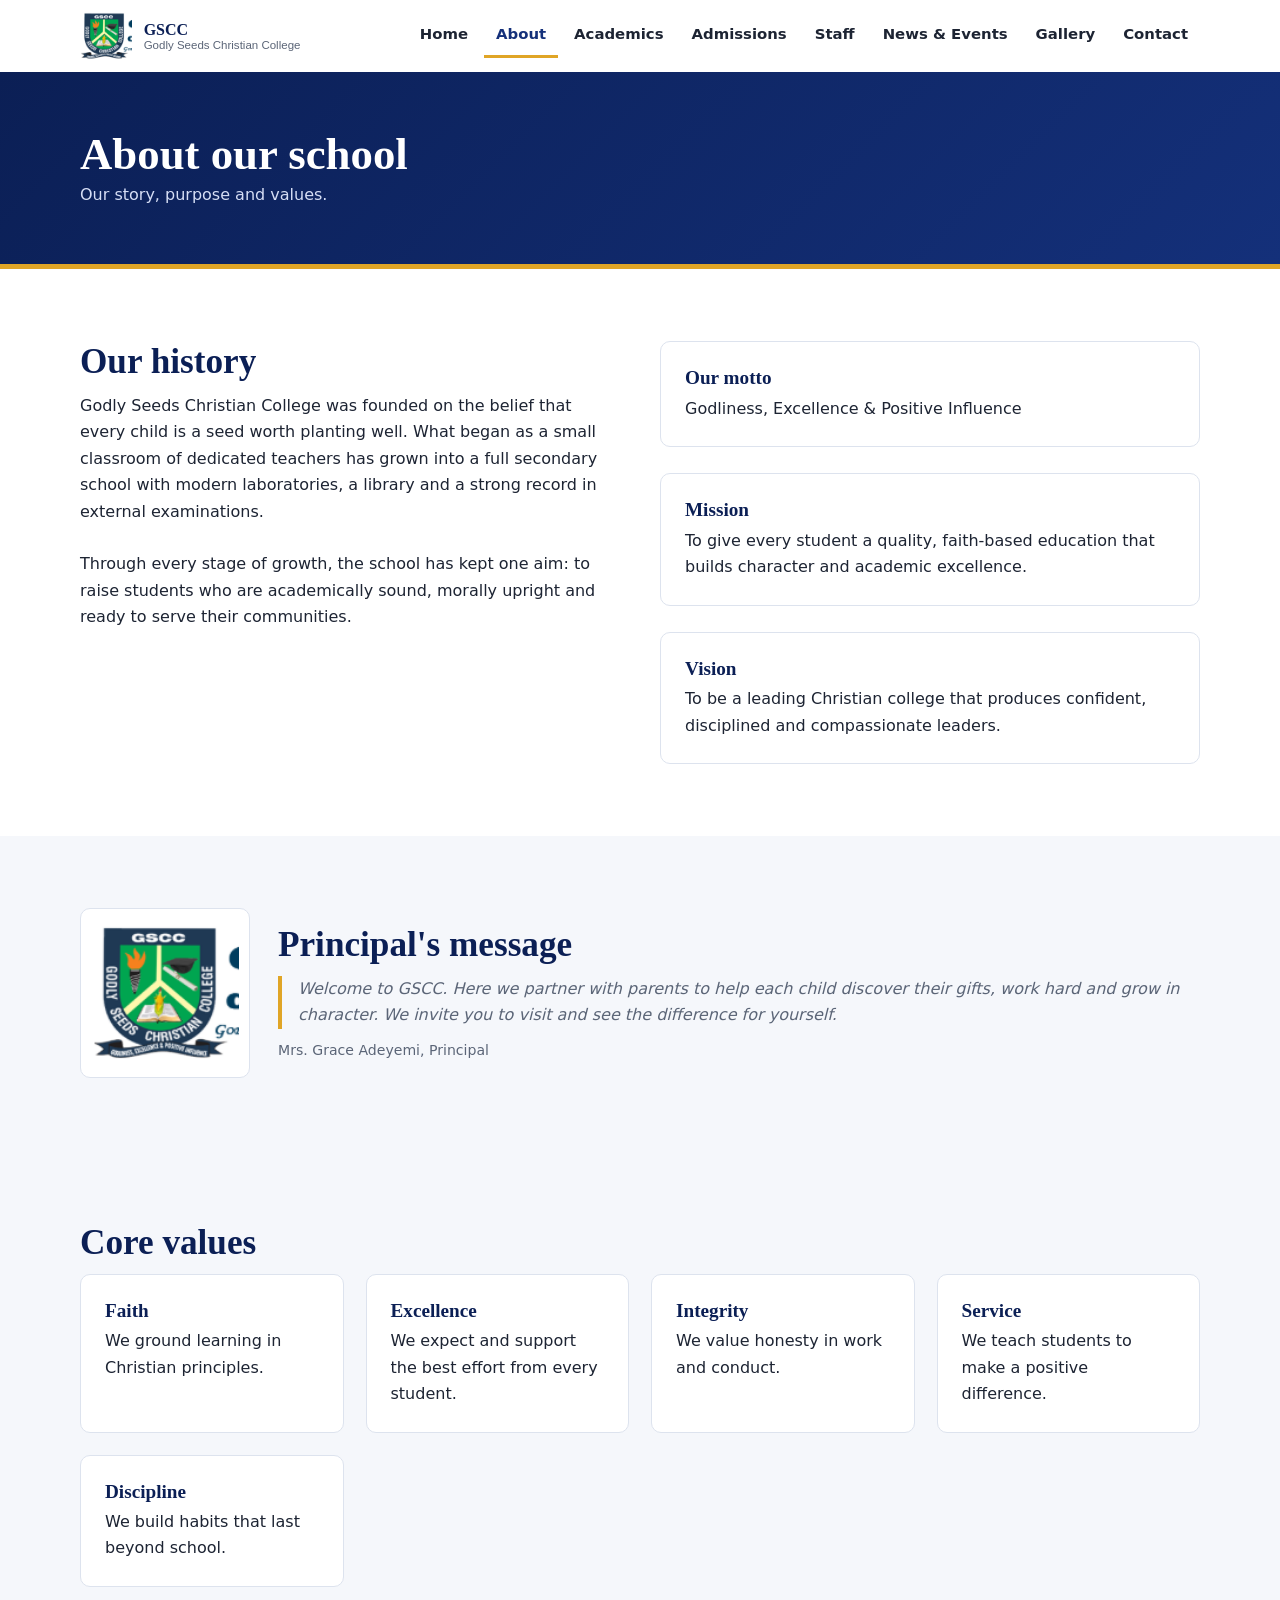
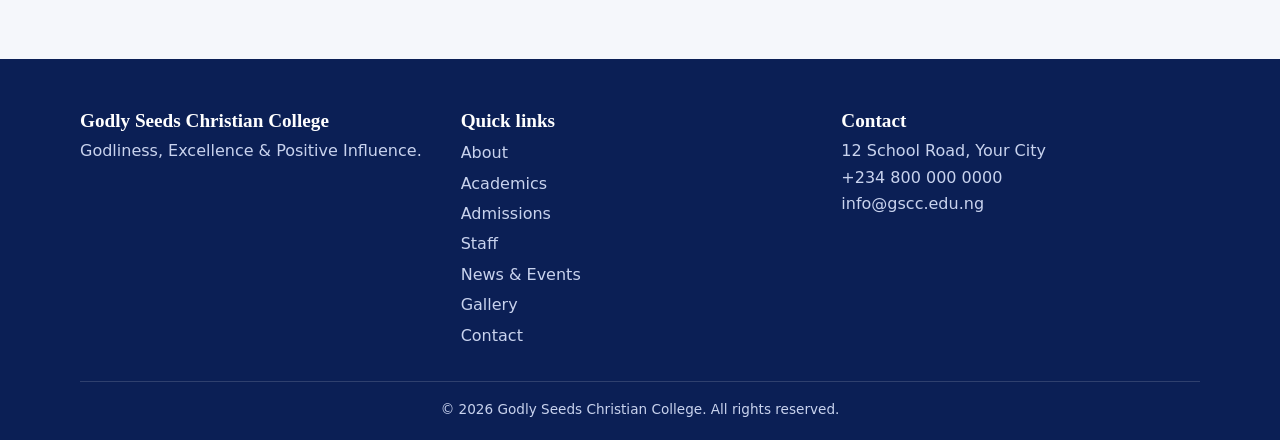
<file: public/about.html>
<!DOCTYPE html><html lang="en"><head><meta charset="UTF-8"><meta name="viewport" content="width=device-width,initial-scale=1">
<title>About | Godly Seeds Christian College</title><meta name="description" content="Godly Seeds Christian College (GSCC): Godliness, Excellence and Positive Influence.">
<link rel="icon" href="assets/logo.png"><link rel="stylesheet" href="css/style.css"></head><body>
<header id="site-header"></header><main><section class="page-hero"><div class="container"><h1>About our school</h1><p>Our story, purpose and values.</p></div></section><section class="section"><div class="container"><div class="split"><div class="reveal"><h2>Our history</h2><p>Godly Seeds Christian College was founded on the belief that every child is a seed worth planting well. What began as a small classroom of dedicated teachers has grown into a full secondary school with modern laboratories, a library and a strong record in external examinations.</p><br><p>Through every stage of growth, the school has kept one aim: to raise students who are academically sound, morally upright and ready to serve their communities.</p></div>
<div class="reveal"><div class="card"><h3>Our motto</h3><p>Godliness, Excellence &amp; Positive Influence</p></div><br><div class="card"><h3>Mission</h3><p>To give every student a quality, faith-based education that builds character and academic excellence.</p></div><br><div class="card"><h3>Vision</h3><p>To be a leading Christian college that produces confident, disciplined and compassionate leaders.</p></div></div></div></div></section><section class="section alt"><div class="container"><div class="principal reveal"><img src="assets/logo.png" alt="GSCC logo" style="object-fit:contain;background:#fff;padding:10px;border:1px solid #dde3ee"><div><h2>Principal's message</h2><blockquote>Welcome to GSCC. Here we partner with parents to help each child discover their gifts, work hard and grow in character. We invite you to visit and see the difference for yourself.</blockquote><p class="meta" style="margin-top:10px">Mrs. Grace Adeyemi, Principal</p></div></div></div></section><section class="section alt"><div class="container"><h2>Core values</h2><div class="grid"><div class="card reveal"><h3>Faith</h3><p>We ground learning in Christian principles.</p></div><div class="card reveal"><h3>Excellence</h3><p>We expect and support the best effort from every student.</p></div><div class="card reveal"><h3>Integrity</h3><p>We value honesty in work and conduct.</p></div><div class="card reveal"><h3>Service</h3><p>We teach students to make a positive difference.</p></div><div class="card reveal"><h3>Discipline</h3><p>We build habits that last beyond school.</p></div></div></div></section></main><footer id="site-footer"></footer><script src="js/data.js"></script><script src="js/main.js"></script></body></html>
</file>
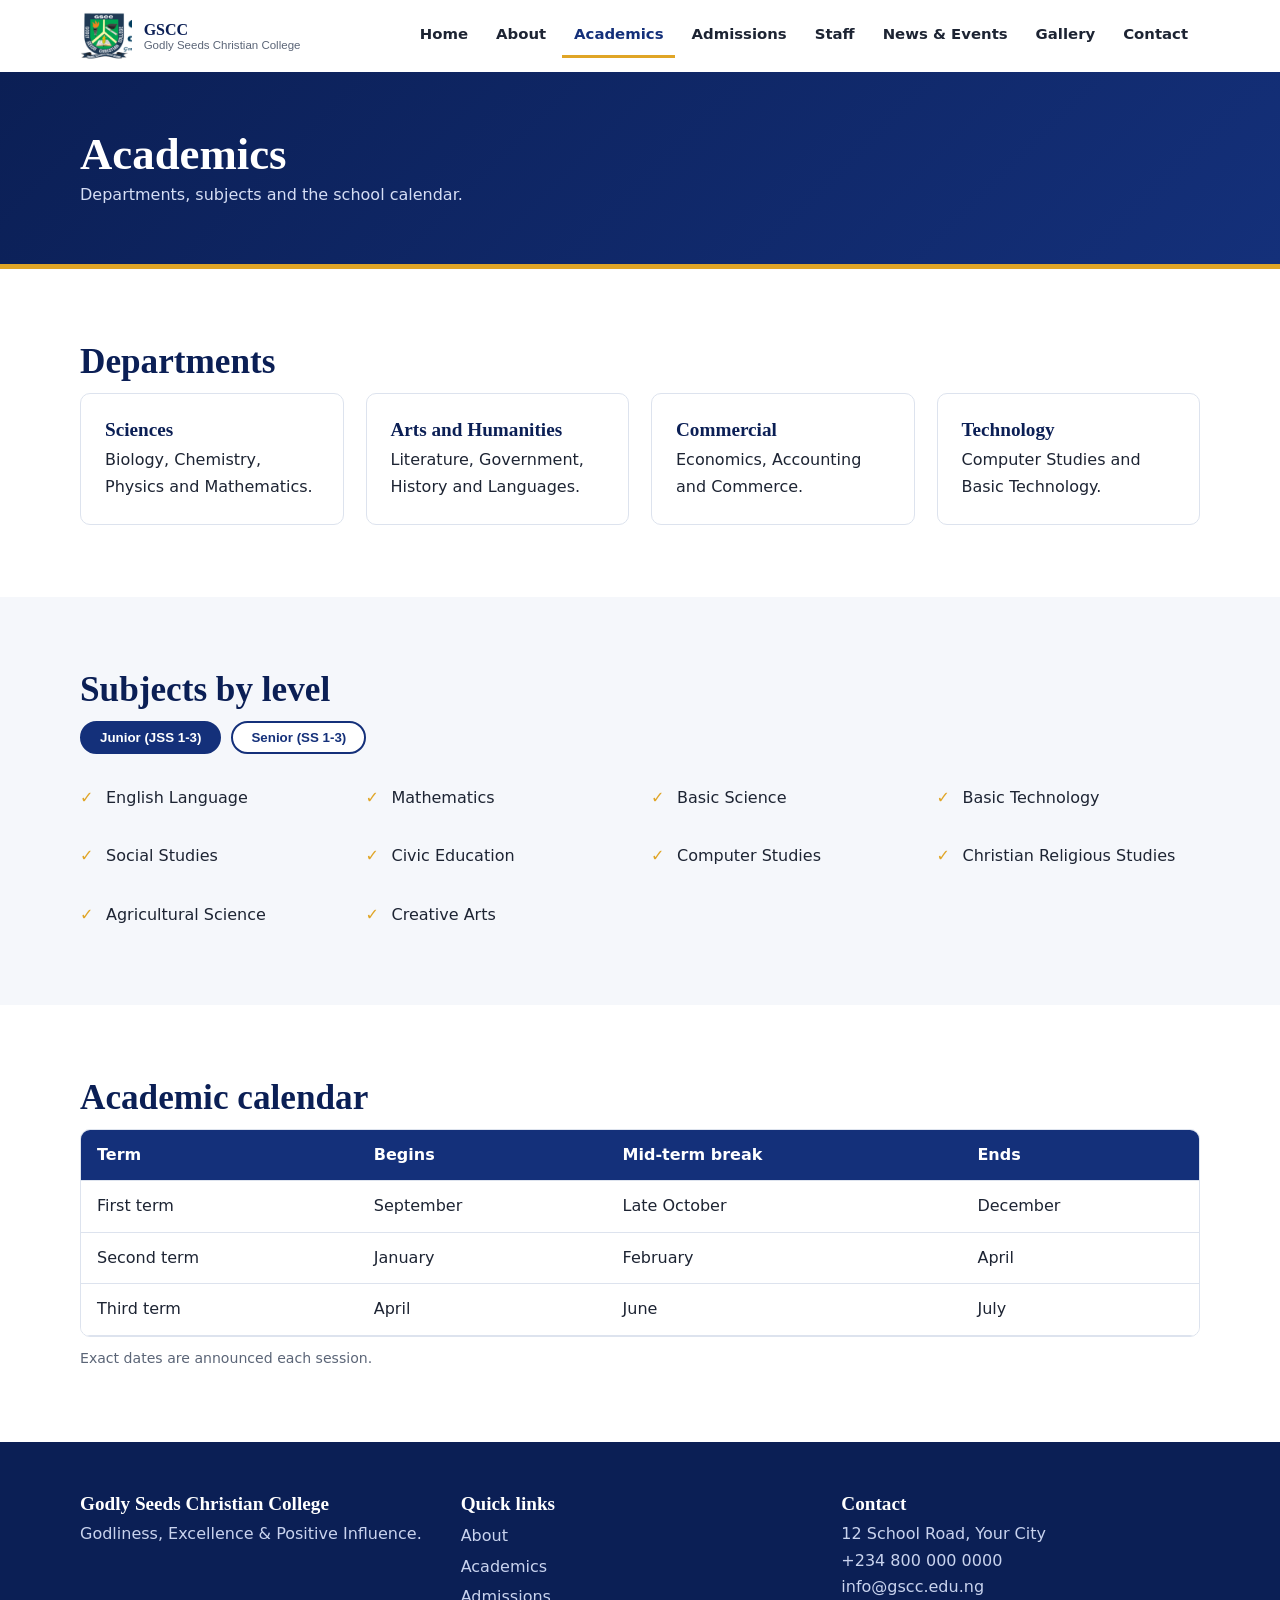
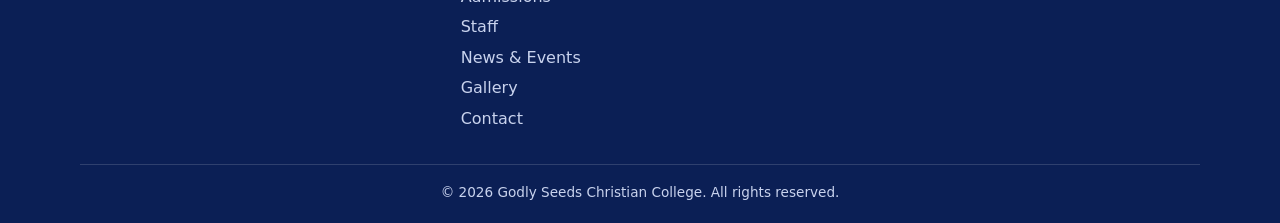
<file: public/academics.html>
<!DOCTYPE html><html lang="en"><head><meta charset="UTF-8"><meta name="viewport" content="width=device-width,initial-scale=1">
<title>Academics | Godly Seeds Christian College</title><meta name="description" content="Godly Seeds Christian College (GSCC): Godliness, Excellence and Positive Influence.">
<link rel="icon" href="assets/logo.png"><link rel="stylesheet" href="css/style.css"></head><body>
<header id="site-header"></header><main><section class="page-hero"><div class="container"><h1>Academics</h1><p>Departments, subjects and the school calendar.</p></div></section><section class="section"><div class="container"><h2>Departments</h2><div class="grid"><div class="card reveal"><h3>Sciences</h3><p>Biology, Chemistry, Physics and Mathematics.</p></div><div class="card reveal"><h3>Arts and Humanities</h3><p>Literature, Government, History and Languages.</p></div><div class="card reveal"><h3>Commercial</h3><p>Economics, Accounting and Commerce.</p></div><div class="card reveal"><h3>Technology</h3><p>Computer Studies and Basic Technology.</p></div></div></div></section><section class="section alt"><div class="container"><h2>Subjects by level</h2><div class="tabs"><button class="on" data-t="jun">Junior (JSS 1-3)</button><button data-t="sen">Senior (SS 1-3)</button></div><div class="lvl" id="jun"><ul class="tick grid"><li>English Language</li><li>Mathematics</li><li>Basic Science</li><li>Basic Technology</li><li>Social Studies</li><li>Civic Education</li><li>Computer Studies</li><li>Christian Religious Studies</li><li>Agricultural Science</li><li>Creative Arts</li></ul></div><div class="lvl hide" id="sen"><ul class="tick grid"><li>English Language</li><li>Mathematics</li><li>Biology</li><li>Chemistry</li><li>Physics</li><li>Literature in English</li><li>Government</li><li>Economics</li><li>Accounting</li><li>Computer Studies</li></ul></div></div></section><section class="section"><div class="container"><h2>Academic calendar</h2><div class="tw"><table><tr><th>Term</th><th>Begins</th><th>Mid-term break</th><th>Ends</th></tr><tr><td>First term</td><td>September</td><td>Late October</td><td>December</td></tr><tr><td>Second term</td><td>January</td><td>February</td><td>April</td></tr><tr><td>Third term</td><td>April</td><td>June</td><td>July</td></tr></table></div><p class="meta" style="margin-top:10px">Exact dates are announced each session.</p></div></section></main><footer id="site-footer"></footer><script src="js/data.js"></script><script src="js/main.js"></script></body></html>
</file>
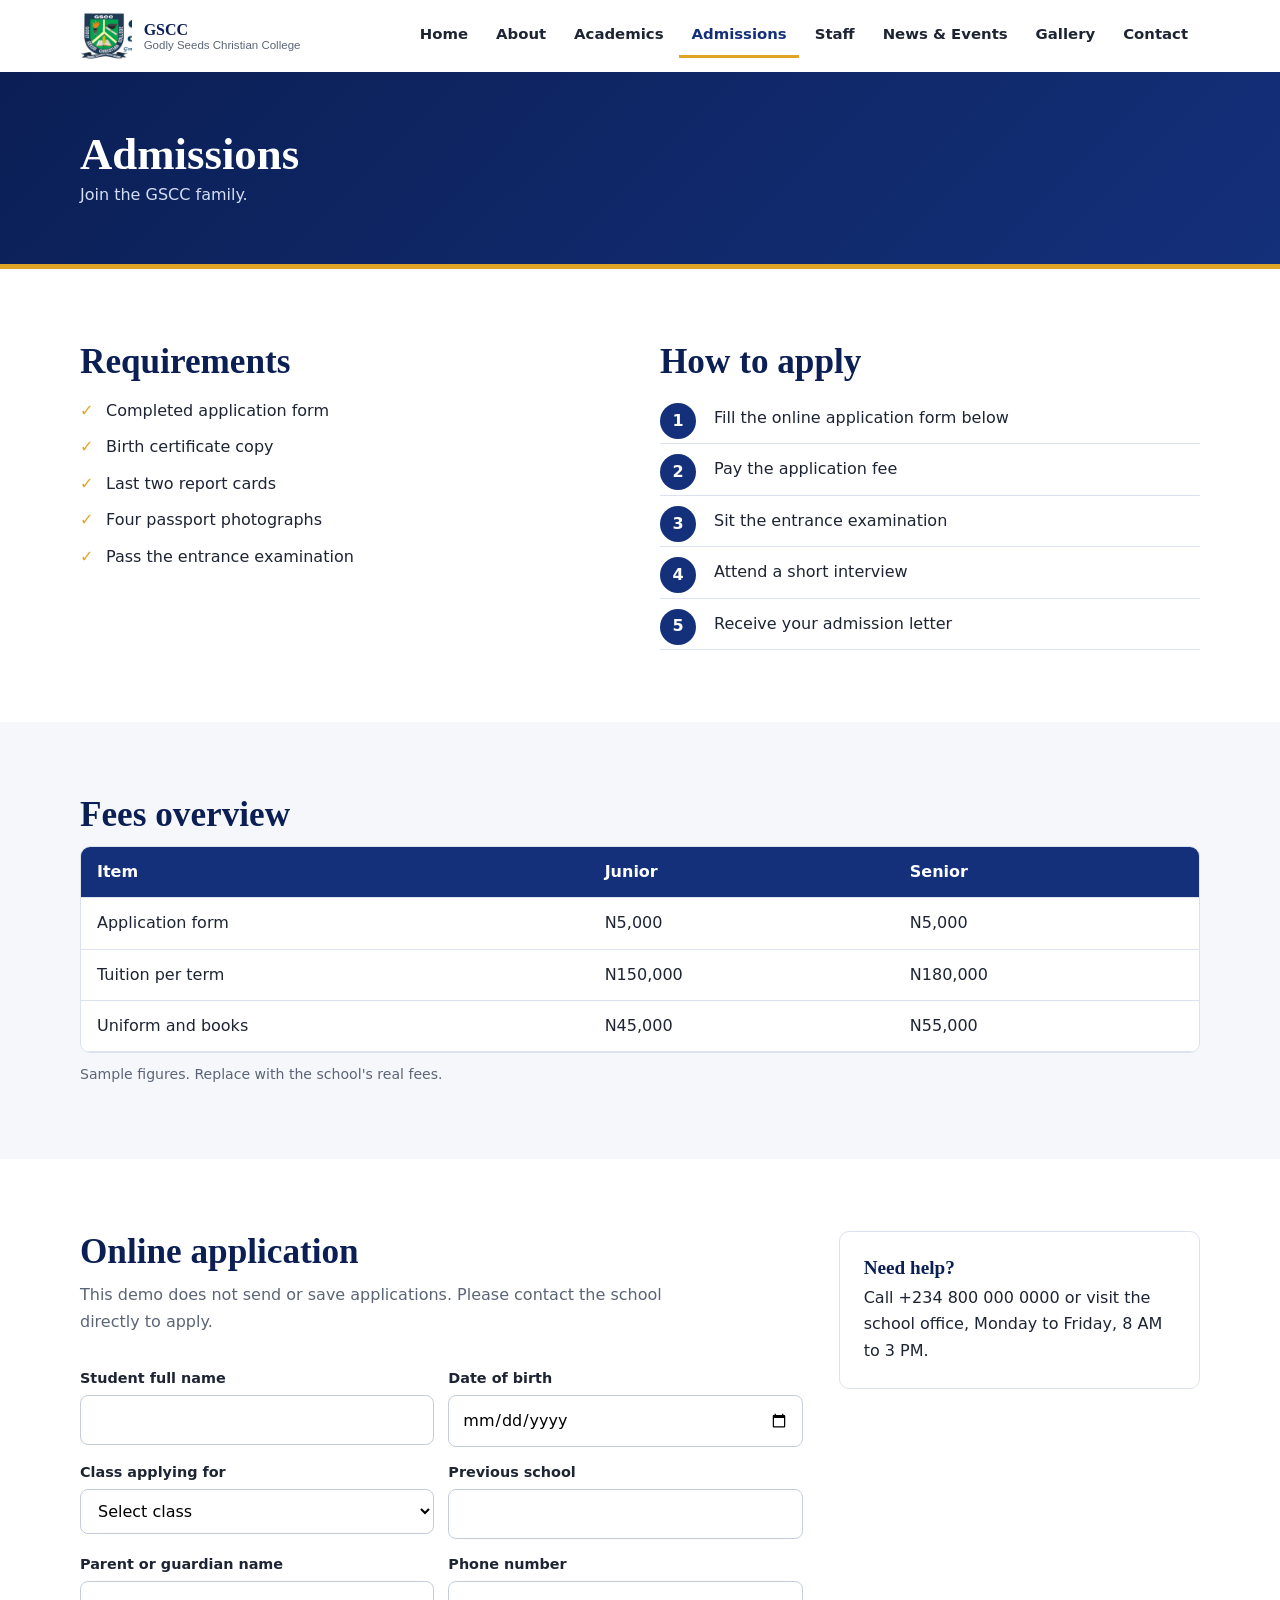
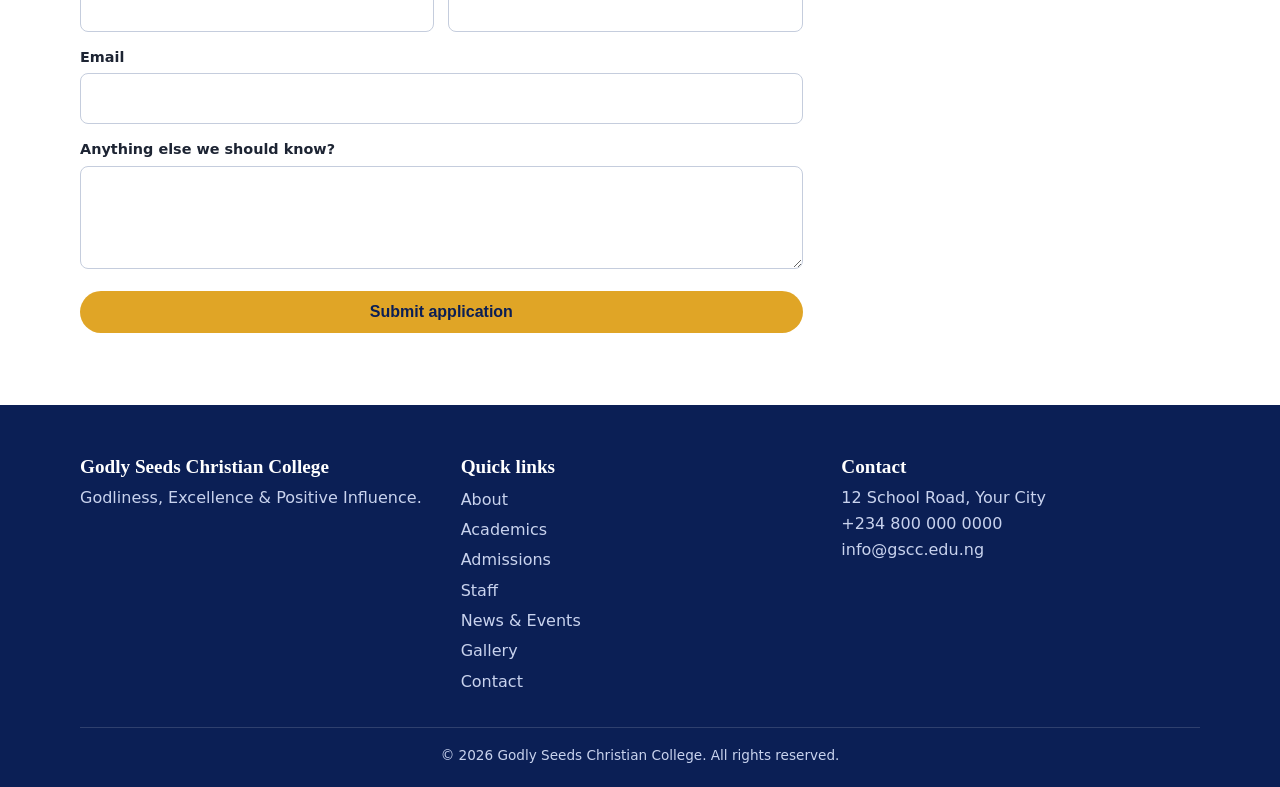
<file: public/admissions.html>
<!DOCTYPE html><html lang="en"><head><meta charset="UTF-8"><meta name="viewport" content="width=device-width,initial-scale=1">
<title>Admissions | Godly Seeds Christian College</title><meta name="description" content="Godly Seeds Christian College (GSCC): Godliness, Excellence and Positive Influence.">
<link rel="icon" href="assets/logo.png"><link rel="stylesheet" href="css/style.css"></head><body>
<header id="site-header"></header><main><section class="page-hero"><div class="container"><h1>Admissions</h1><p>Join the GSCC family.</p></div></section><section class="section"><div class="container"><div class="split"><div class="reveal"><h2>Requirements</h2><ul class="tick"><li>Completed application form</li><li>Birth certificate copy</li><li>Last two report cards</li><li>Four passport photographs</li><li>Pass the entrance examination</li></ul></div><div class="reveal"><h2>How to apply</h2><ol class="steps"><li>Fill the online application form below</li><li>Pay the application fee</li><li>Sit the entrance examination</li><li>Attend a short interview</li><li>Receive your admission letter</li></ol></div></div></div></section><section class="section alt"><div class="container"><h2>Fees overview</h2><div class="tw"><table><tr><th>Item</th><th>Junior</th><th>Senior</th></tr><tr><td>Application form</td><td>N5,000</td><td>N5,000</td></tr><tr><td>Tuition per term</td><td>N150,000</td><td>N180,000</td></tr><tr><td>Uniform and books</td><td>N45,000</td><td>N55,000</td></tr></table></div><p class="meta" style="margin-top:10px">Sample figures. Replace with the school's real fees.</p></div></section><section class="section"><div class="container"><div class="two"><div><h2>Online application</h2><p class="lead">This demo does not send or save applications. Please contact the school directly to apply.</p><form data-api="apply" autocomplete="off"><div class="row"><div><label for="a1">Student full name</label><input id="a1" name="student" required></div><div><label for="a2">Date of birth</label><input id="a2" name="dob" type="date" required></div></div>
<div class="row"><div><label for="a3">Class applying for</label><select id="a3" name="class" required><option value="">Select class</option><option>JSS 1</option><option>JSS 2</option><option>JSS 3</option><option>SS 1</option><option>SS 2</option><option>SS 3</option></select></div><div><label for="a4">Previous school</label><input id="a4" name="previous"></div></div>
<div class="row"><div><label for="a5">Parent or guardian name</label><input id="a5" name="parent" required></div><div><label for="a6">Phone number</label><input id="a6" name="phone" type="tel" required></div></div>
<div><label for="a7">Email</label><input id="a7" name="email" type="email" required></div><div><label for="a8">Anything else we should know?</label><textarea id="a8" name="note" rows="3"></textarea></div>
<button class="btn" type="submit">Submit application</button><div class="msg"></div></form></div><div class="card"><h3>Need help?</h3><p>Call +234 800 000 0000 or visit the school office, Monday to Friday, 8 AM to 3 PM.</p></div></div></div></section></main><footer id="site-footer"></footer><script src="js/data.js"></script><script src="js/main.js"></script></body></html>
</file>
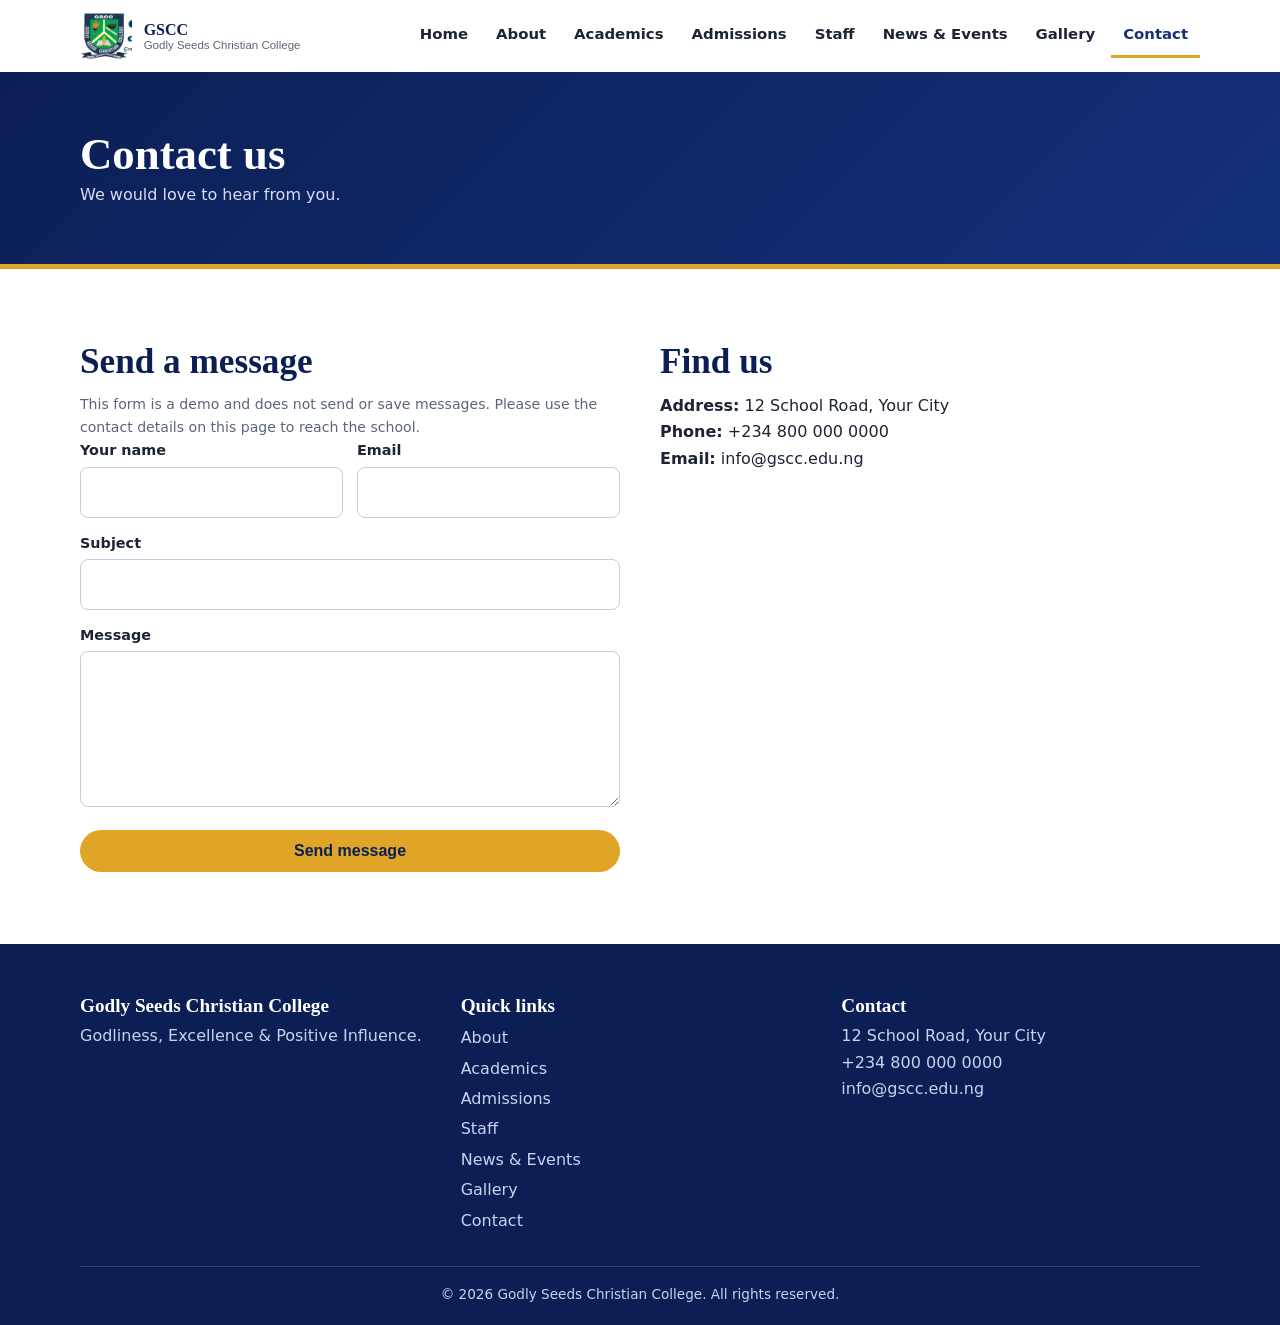
<file: public/contact.html>
<!DOCTYPE html><html lang="en"><head><meta charset="UTF-8"><meta name="viewport" content="width=device-width,initial-scale=1">
<title>Contact | Godly Seeds Christian College</title><meta name="description" content="Godly Seeds Christian College (GSCC): Godliness, Excellence and Positive Influence.">
<link rel="icon" href="assets/logo.png"><link rel="stylesheet" href="css/style.css"></head><body>
<header id="site-header"></header><main><section class="page-hero"><div class="container"><h1>Contact us</h1><p>We would love to hear from you.</p></div></section><section class="section"><div class="container"><div class="split"><div><h2>Send a message</h2><p class="meta">This form is a demo and does not send or save messages. Please use the contact details on this page to reach the school.</p><form data-api="contact" autocomplete="off"><div class="row"><div><label for="c1">Your name</label><input id="c1" name="name" required></div><div><label for="c2">Email</label><input id="c2" name="email" type="email" required></div></div><div><label for="c3">Subject</label><input id="c3" name="subject" required></div><div><label for="c4">Message</label><textarea id="c4" name="message" rows="5" required></textarea></div><button class="btn" type="submit">Send message</button><div class="msg"></div></form></div><div><h2>Find us</h2><p><strong>Address:</strong> 12 School Road, Your City</p><p><strong>Phone:</strong> +234 800 000 0000</p><p><strong>Email:</strong> info@gscc.edu.ng</p><br><div class="map"><iframe title="Map" loading="lazy" src="https://www.google.com/maps?q=Godly+Seeds+Christian+College&output=embed"></iframe></div></div></div></div></section></main><footer id="site-footer"></footer><script src="js/data.js"></script><script src="js/main.js"></script></body></html>
</file>
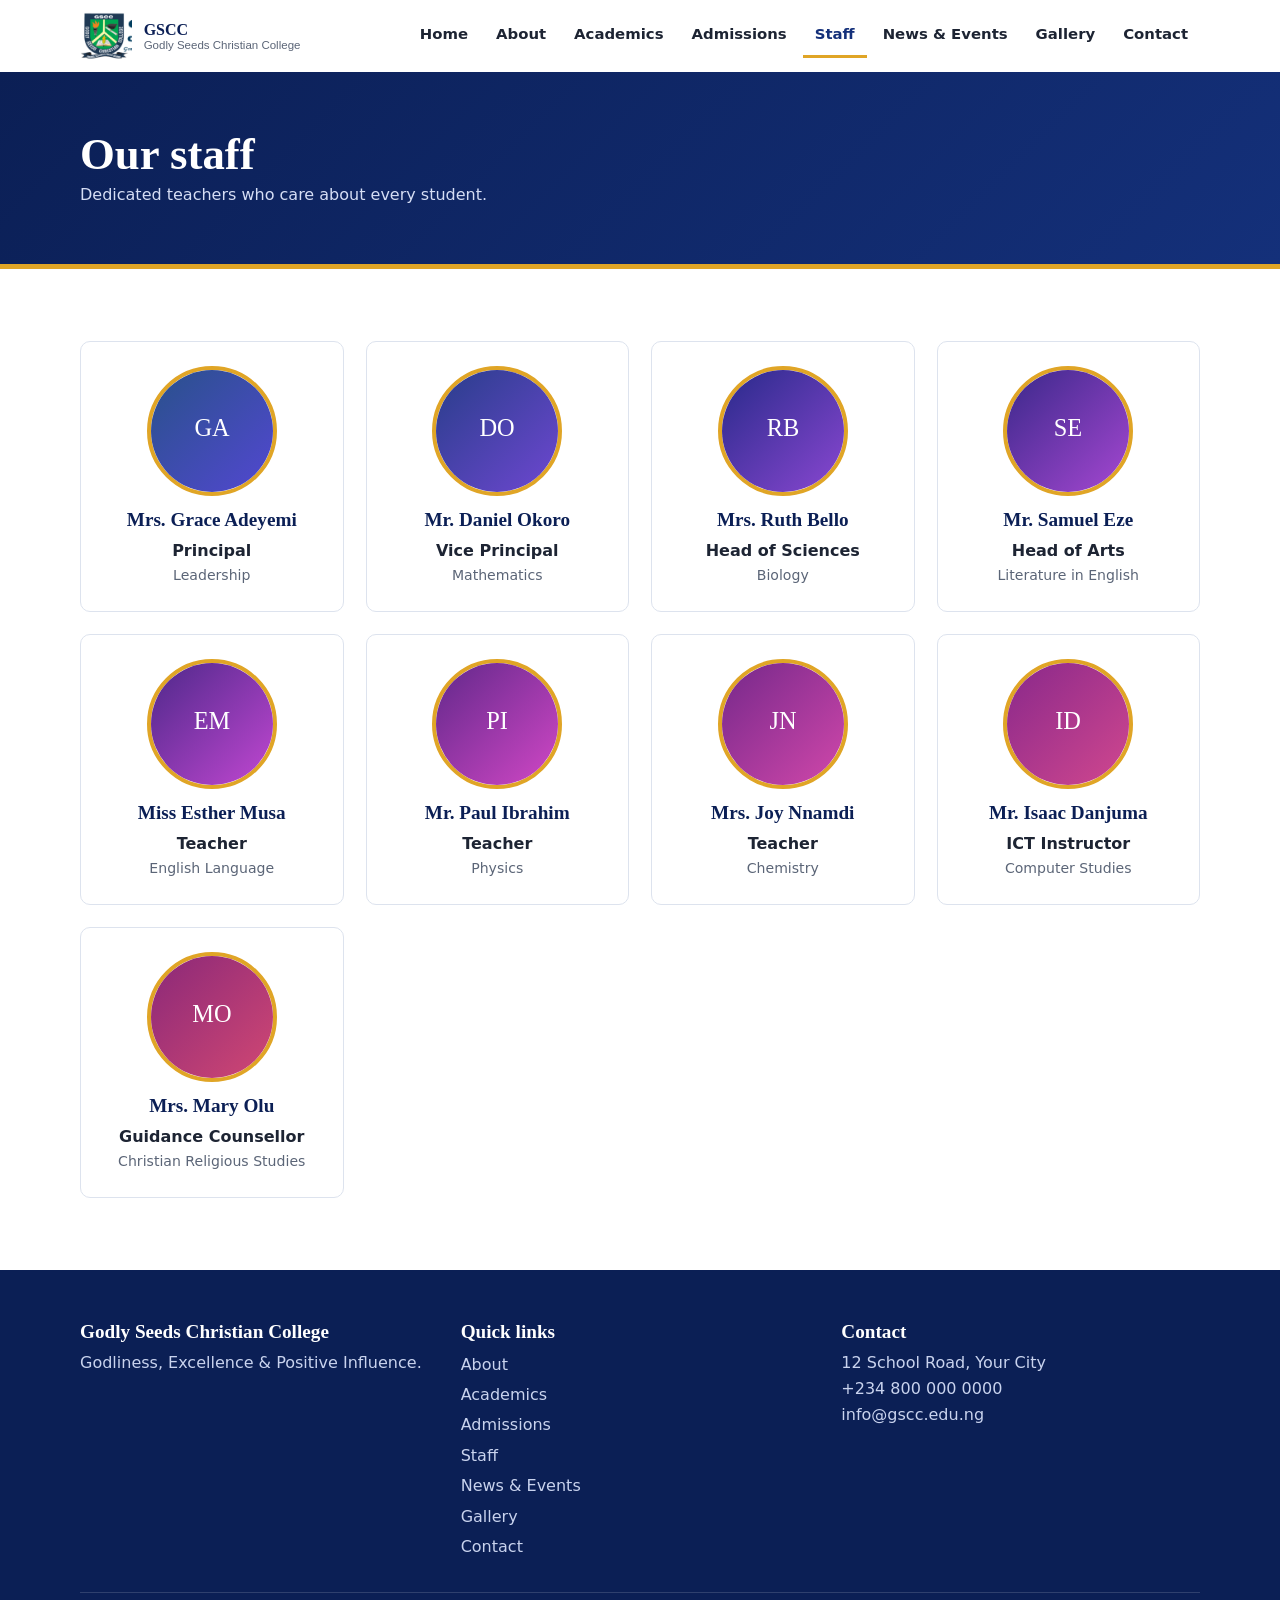
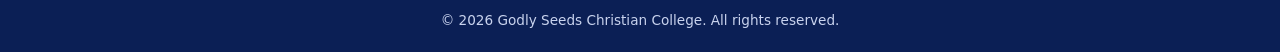
<file: public/staff.html>
<!DOCTYPE html><html lang="en"><head><meta charset="UTF-8"><meta name="viewport" content="width=device-width,initial-scale=1">
<title>Staff | Godly Seeds Christian College</title><meta name="description" content="Godly Seeds Christian College (GSCC): Godliness, Excellence and Positive Influence.">
<link rel="icon" href="assets/logo.png"><link rel="stylesheet" href="css/style.css"></head><body>
<header id="site-header"></header><main><section class="page-hero"><div class="container"><h1>Our staff</h1><p>Dedicated teachers who care about every student.</p></div></section><section class="section"><div class="container"><div class="grid" id="staff-grid"></div></div></section></main><footer id="site-footer"></footer><script src="js/data.js"></script><script src="js/main.js"></script></body></html>
</file>
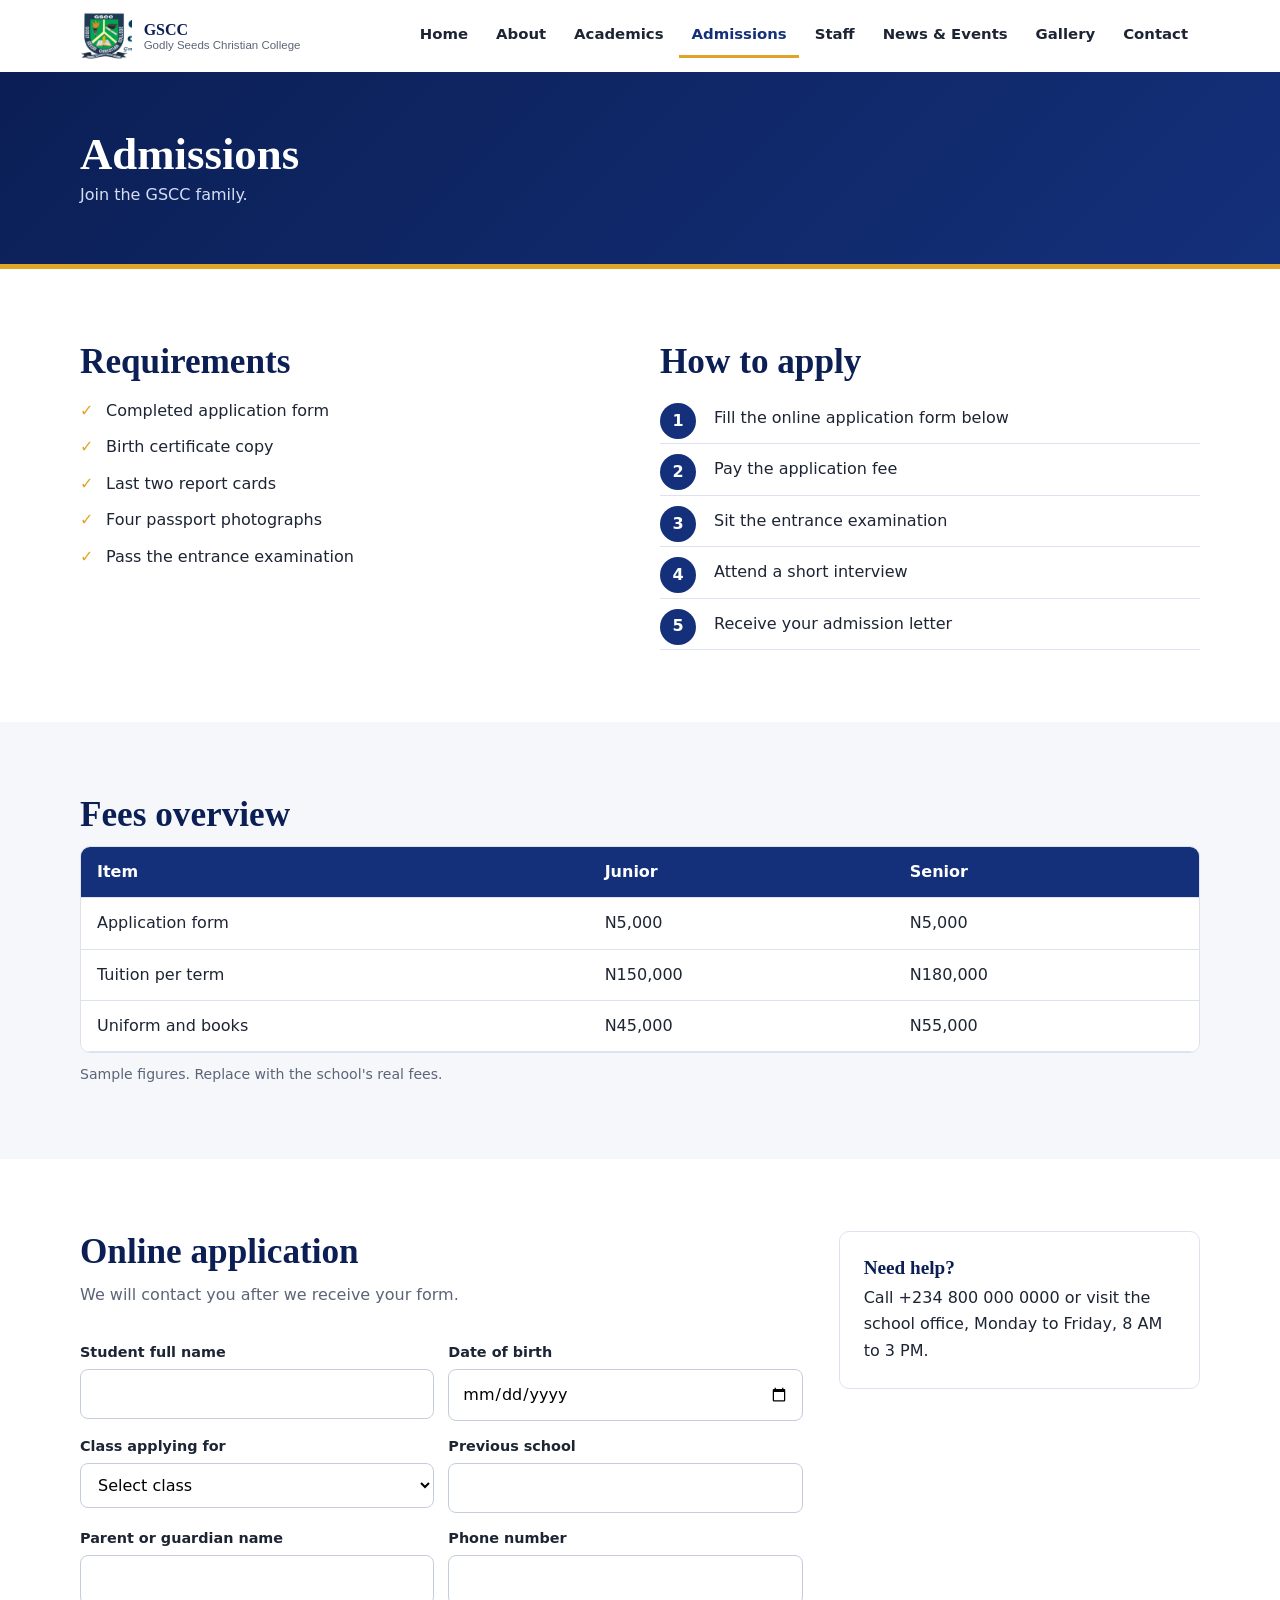
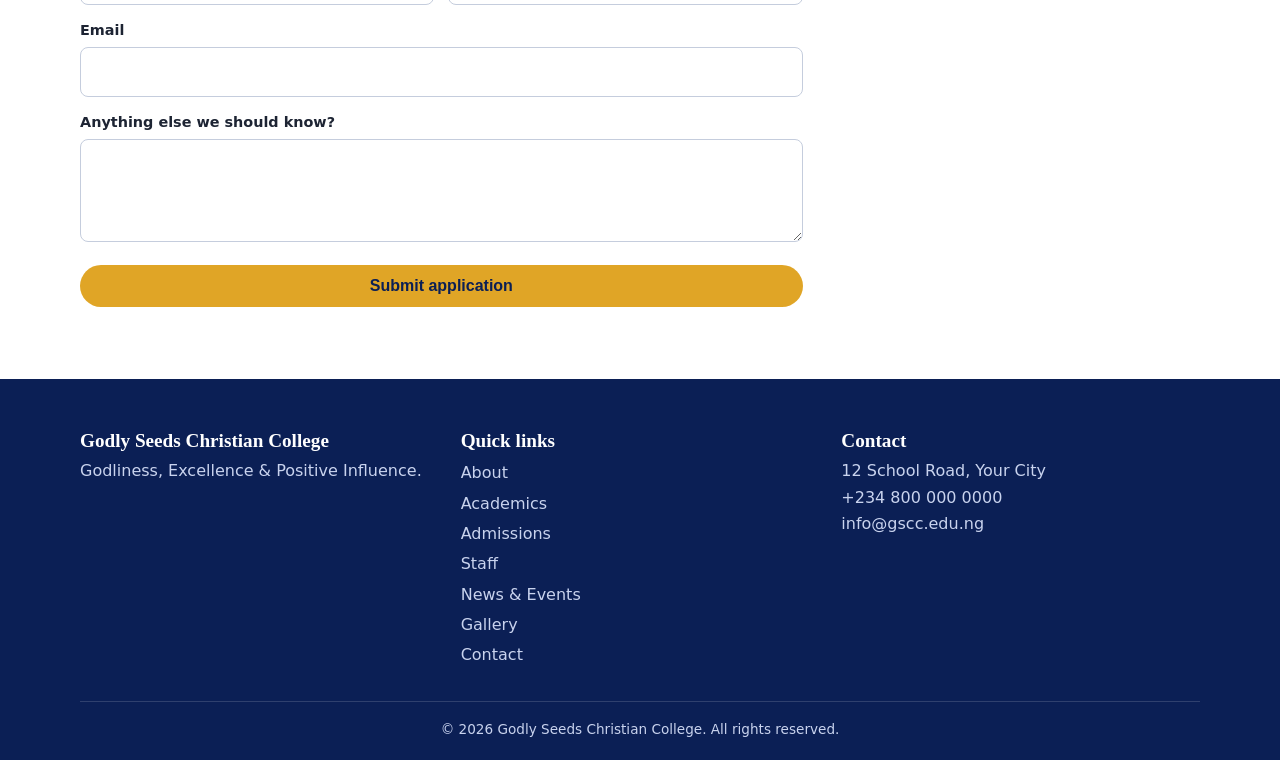
<file: gscc/public/admissions.html>
<!DOCTYPE html><html lang="en"><head><meta charset="UTF-8"><meta name="viewport" content="width=device-width,initial-scale=1">
<title>Admissions | Godly Seeds Christian College</title><meta name="description" content="Godly Seeds Christian College (GSCC): Godliness, Excellence and Positive Influence.">
<link rel="icon" href="assets/logo.png"><link rel="stylesheet" href="css/style.css"></head><body>
<header id="site-header"></header><main><section class="page-hero"><div class="container"><h1>Admissions</h1><p>Join the GSCC family.</p></div></section><section class="section"><div class="container"><div class="split"><div class="reveal"><h2>Requirements</h2><ul class="tick"><li>Completed application form</li><li>Birth certificate copy</li><li>Last two report cards</li><li>Four passport photographs</li><li>Pass the entrance examination</li></ul></div><div class="reveal"><h2>How to apply</h2><ol class="steps"><li>Fill the online application form below</li><li>Pay the application fee</li><li>Sit the entrance examination</li><li>Attend a short interview</li><li>Receive your admission letter</li></ol></div></div></div></section><section class="section alt"><div class="container"><h2>Fees overview</h2><div class="tw"><table><tr><th>Item</th><th>Junior</th><th>Senior</th></tr><tr><td>Application form</td><td>N5,000</td><td>N5,000</td></tr><tr><td>Tuition per term</td><td>N150,000</td><td>N180,000</td></tr><tr><td>Uniform and books</td><td>N45,000</td><td>N55,000</td></tr></table></div><p class="meta" style="margin-top:10px">Sample figures. Replace with the school's real fees.</p></div></section><section class="section"><div class="container"><div class="two"><div><h2>Online application</h2><p class="lead">We will contact you after we receive your form.</p><form data-api="apply"><div class="row"><div><label for="a1">Student full name</label><input id="a1" name="student" required></div><div><label for="a2">Date of birth</label><input id="a2" name="dob" type="date" required></div></div>
<div class="row"><div><label for="a3">Class applying for</label><select id="a3" name="class" required><option value="">Select class</option><option>JSS 1</option><option>JSS 2</option><option>JSS 3</option><option>SS 1</option><option>SS 2</option><option>SS 3</option></select></div><div><label for="a4">Previous school</label><input id="a4" name="previous"></div></div>
<div class="row"><div><label for="a5">Parent or guardian name</label><input id="a5" name="parent" required></div><div><label for="a6">Phone number</label><input id="a6" name="phone" type="tel" required></div></div>
<div><label for="a7">Email</label><input id="a7" name="email" type="email" required></div><div><label for="a8">Anything else we should know?</label><textarea id="a8" name="note" rows="3"></textarea></div>
<button class="btn" type="submit">Submit application</button><div class="msg"></div></form></div><div class="card"><h3>Need help?</h3><p>Call +234 800 000 0000 or visit the school office, Monday to Friday, 8 AM to 3 PM.</p></div></div></div></section></main><footer id="site-footer"></footer><script src="js/data.js"></script><script src="js/main.js"></script></body></html>
</file>
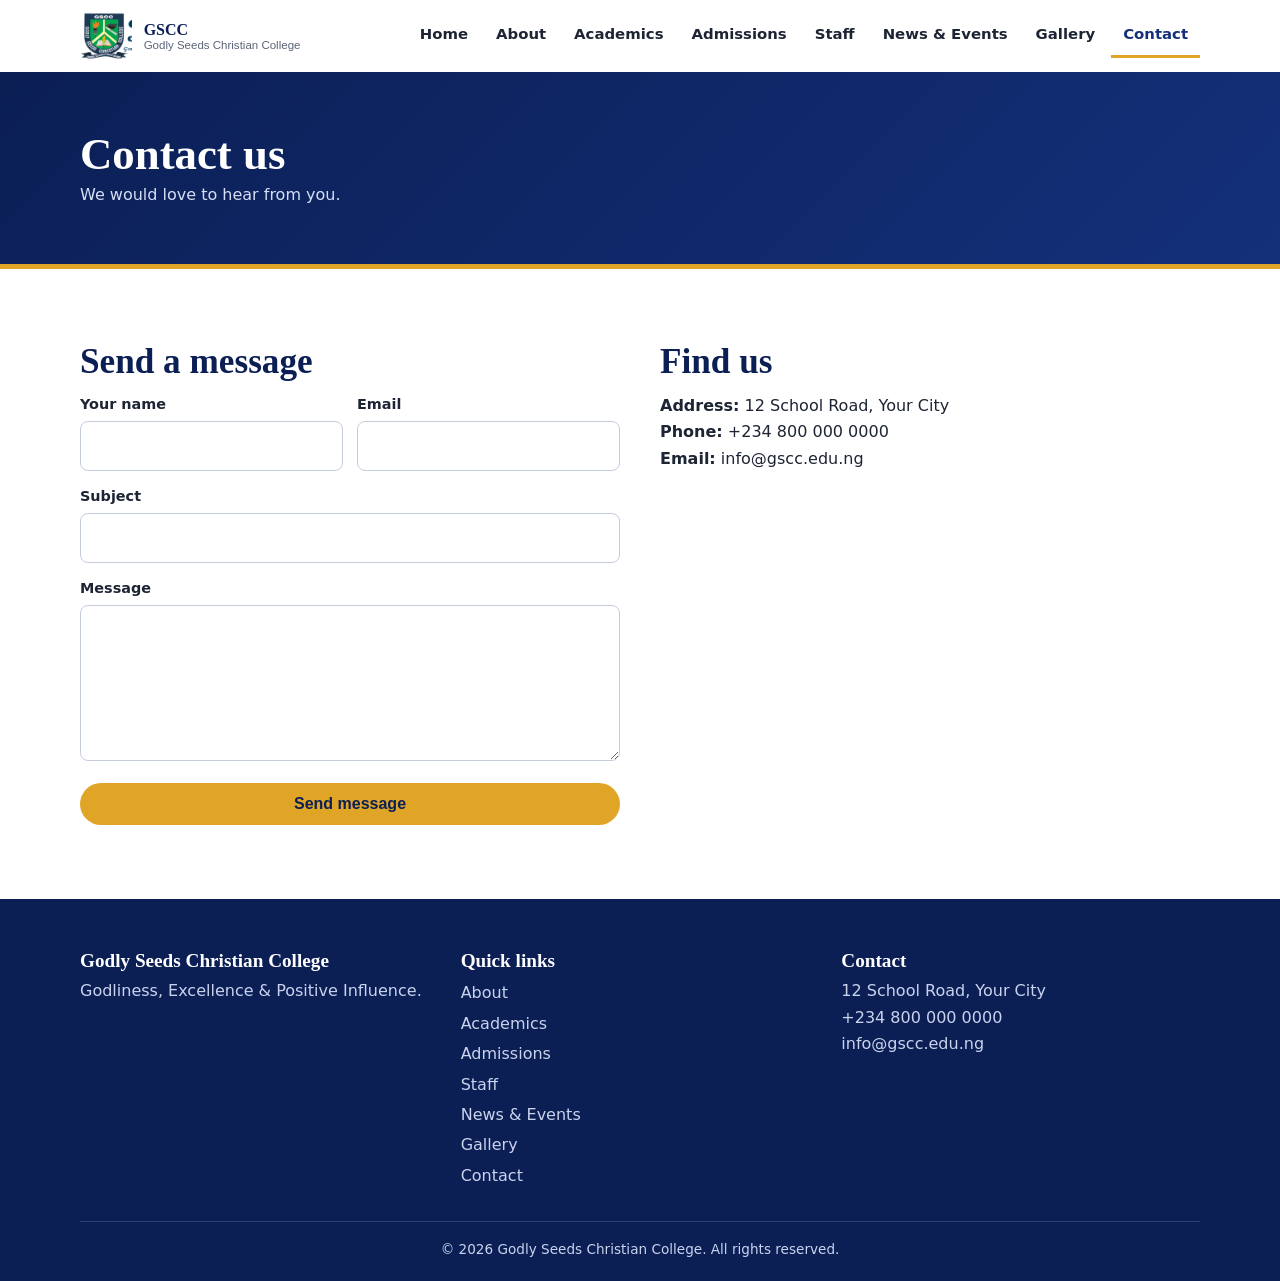
<file: gscc/public/contact.html>
<!DOCTYPE html><html lang="en"><head><meta charset="UTF-8"><meta name="viewport" content="width=device-width,initial-scale=1">
<title>Contact | Godly Seeds Christian College</title><meta name="description" content="Godly Seeds Christian College (GSCC): Godliness, Excellence and Positive Influence.">
<link rel="icon" href="assets/logo.png"><link rel="stylesheet" href="css/style.css"></head><body>
<header id="site-header"></header><main><section class="page-hero"><div class="container"><h1>Contact us</h1><p>We would love to hear from you.</p></div></section><section class="section"><div class="container"><div class="split"><div><h2>Send a message</h2><form data-api="contact"><div class="row"><div><label for="c1">Your name</label><input id="c1" name="name" required></div><div><label for="c2">Email</label><input id="c2" name="email" type="email" required></div></div><div><label for="c3">Subject</label><input id="c3" name="subject" required></div><div><label for="c4">Message</label><textarea id="c4" name="message" rows="5" required></textarea></div><button class="btn" type="submit">Send message</button><div class="msg"></div></form></div><div><h2>Find us</h2><p><strong>Address:</strong> 12 School Road, Your City</p><p><strong>Phone:</strong> +234 800 000 0000</p><p><strong>Email:</strong> info@gscc.edu.ng</p><br><div class="map"><iframe title="Map" loading="lazy" src="https://www.google.com/maps?q=Godly+Seeds+Christian+College&output=embed"></iframe></div></div></div></div></section></main><footer id="site-footer"></footer><script src="js/data.js"></script><script src="js/main.js"></script></body></html>
</file>
<file: public/css/style.css>
:root{--navy:#14307a;--navy2:#0b1f55;--gold:#e0a526;--ink:#1d2433;--mute:#5b6577;--bg:#f5f7fb;--line:#dde3ee;--r:10px}
*{box-sizing:border-box;margin:0;padding:0}
html{scroll-behavior:smooth}
body{font:16px/1.65 "Segoe UI",system-ui,Arial,sans-serif;color:var(--ink);background:#fff}
h1,h2,h3{font-family:Georgia,"Times New Roman",serif;line-height:1.2;color:var(--navy2)}
h2{font-size:clamp(1.6rem,3vw,2.2rem);margin-bottom:.6rem}
h3{font-size:1.2rem;margin-bottom:.4rem}
img{max-width:100%;display:block}a{color:var(--navy)}
.container{width:min(1120px,92%);margin:auto}
.section{padding:72px 0}.section.alt{background:var(--bg)}
.lead{color:var(--mute);max-width:640px;margin-bottom:32px}
.grid{display:grid;gap:22px;grid-template-columns:repeat(auto-fit,minmax(250px,1fr))}
.card{background:#fff;border:1px solid var(--line);border-radius:var(--r);padding:24px;transition:transform .25s,box-shadow .25s}
.card:hover{transform:translateY(-4px);box-shadow:0 12px 28px rgba(20,48,122,.12)}
.btn{display:inline-block;background:var(--gold);color:var(--navy2);font-weight:700;padding:12px 26px;border-radius:50px;text-decoration:none;border:0;cursor:pointer;font-size:1rem;transition:transform .2s,background .2s}
.btn:hover{transform:translateY(-2px);background:#f0b83a}
.btn.ghost{background:transparent;color:#fff;border:2px solid #fff}.btn.ghost:hover{background:rgba(255,255,255,.15)}
:focus-visible{outline:3px solid var(--gold);outline-offset:2px}
header{position:sticky;top:0;z-index:50;background:#fff;transition:box-shadow .3s}
header.scrolled{box-shadow:0 4px 18px rgba(0,0,0,.1)}
.bar{display:flex;align-items:center;justify-content:space-between;height:72px}
.brand{display:flex;align-items:center;gap:12px;text-decoration:none;font-family:Georgia,serif;font-weight:700;color:var(--navy2);line-height:1.1}
.brand img{height:50px;width:auto}.brand small{display:block;font:500 .72rem "Segoe UI",sans-serif;color:var(--mute)}
nav ul{display:flex;gap:4px;list-style:none}
nav a{display:block;padding:8px 12px;text-decoration:none;color:var(--ink);font-weight:600;font-size:.93rem;border-bottom:3px solid transparent}
nav a:hover,nav a.active{color:var(--navy);border-color:var(--gold)}
.burger{display:none;background:none;border:0;font-size:1.8rem;cursor:pointer;color:var(--navy2)}
.hero{background:linear-gradient(135deg,var(--navy2),var(--navy));color:#fff;padding:110px 0 100px;position:relative;overflow:hidden}
.hero::after{content:"";position:absolute;right:-120px;top:-120px;width:420px;height:420px;border:60px solid rgba(224,165,38,.18);border-radius:50%;animation:spin 40s linear infinite}
.hero h1{color:#fff;font-size:clamp(2.2rem,6vw,4.2rem);max-width:760px}
.hero p{max-width:560px;margin:18px 0 30px;color:#d6def5;font-size:1.1rem}
.hero .in>*{animation:rise .8s both}.hero .in>*:nth-child(2){animation-delay:.15s}.hero .in>*:nth-child(3){animation-delay:.3s}
.motto{color:var(--gold);font-weight:700;letter-spacing:.04em;margin-bottom:14px}
.page-hero{background:linear-gradient(135deg,var(--navy2),var(--navy));color:#fff;padding:56px 0;border-bottom:5px solid var(--gold)}
.page-hero h1{color:#fff;font-size:clamp(1.9rem,4vw,2.8rem)}.page-hero p{color:#d6def5}
.stats{display:grid;grid-template-columns:repeat(auto-fit,minmax(150px,1fr));gap:20px;text-align:center;margin-top:-50px;position:relative;z-index:2}
.stat{background:#fff;border-radius:var(--r);padding:22px;box-shadow:0 10px 30px rgba(11,31,85,.15)}
.stat b{display:block;font:700 2.2rem Georgia,serif;color:var(--navy)}.stat span{color:var(--mute);font-size:.9rem}
.quick a{display:block;text-decoration:none;color:inherit}.quick .ico{width:40px;height:40px;color:var(--navy);margin-bottom:12px}.quick .ico svg{display:block;width:100%;height:100%}
.news-card{padding:0;overflow:hidden}.news-image{width:100%;height:190px;object-fit:cover}.news-content{padding:20px 24px}
.event-image{width:76px;height:58px;object-fit:cover;border-radius:7px;flex-shrink:0}
.tag{display:inline-block;background:#e8eefc;color:var(--navy);font-size:.78rem;font-weight:700;padding:3px 10px;border-radius:20px;margin-bottom:8px}
.meta{color:var(--mute);font-size:.88rem}
.event{display:flex;gap:16px;align-items:center;padding:14px 0;border-bottom:1px solid var(--line)}
.date{min-width:62px;text-align:center;background:var(--navy);color:#fff;border-radius:8px;padding:6px 4px;line-height:1.1}
.date b{display:block;font-size:1.4rem}.date span{font-size:.75rem}
.split{display:grid;grid-template-columns:1fr 1fr;gap:40px}
.two{display:grid;grid-template-columns:2fr 1fr;gap:36px;align-items:start}
.person{text-align:center}.person img{width:130px;height:130px;border-radius:50%;margin:0 auto 12px;border:4px solid var(--gold);object-fit:cover}
.principal{display:flex;gap:28px;align-items:center}.principal img{width:170px;height:170px;border-radius:var(--r);flex-shrink:0}
blockquote{border-left:4px solid var(--gold);padding-left:16px;color:var(--mute);font-style:italic}
.steps{counter-reset:s;list-style:none}.steps li{counter-increment:s;padding:12px 0 12px 54px;position:relative;border-bottom:1px solid var(--line)}
.steps li::before{content:counter(s);position:absolute;left:0;top:10px;width:36px;height:36px;border-radius:50%;background:var(--navy);color:#fff;display:grid;place-items:center;font-weight:700}
ul.tick{list-style:none}ul.tick li{padding:5px 0 5px 26px;position:relative}ul.tick li::before{content:"✓";position:absolute;left:0;color:var(--gold);font-weight:700}
table{width:100%;border-collapse:collapse;background:#fff}
.tw{overflow-x:auto;border:1px solid var(--line);border-radius:var(--r)}
th,td{padding:12px 16px;text-align:left;border-bottom:1px solid var(--line)}th{background:var(--navy);color:#fff}
.filters,.tabs{display:flex;flex-wrap:wrap;gap:10px;margin-bottom:26px}
.filters button,.tabs button{border:2px solid var(--navy);background:#fff;color:var(--navy);padding:7px 18px;border-radius:30px;font-weight:600;cursor:pointer;transition:.2s}
.filters button.on,.filters button:hover,.tabs button.on,.tabs button:hover{background:var(--navy);color:#fff}
.hide{display:none!important}
.gal{display:grid;gap:14px;grid-template-columns:repeat(auto-fill,minmax(230px,1fr))}
.gal img{width:100%;height:190px;object-fit:cover;border-radius:var(--r);cursor:zoom-in;transition:transform .3s,filter .3s}
.gal img:hover{transform:scale(1.03);filter:brightness(1.08)}
#lb{position:fixed;inset:0;background:rgba(5,12,35,.92);display:none;align-items:center;justify-content:center;z-index:100;padding:20px;flex-direction:column;gap:12px}
#lb.open{display:flex;animation:fade .25s}#lb img{max-height:78vh;border-radius:8px}
#lb p{color:#fff}#lb button{position:absolute;background:rgba(255,255,255,.15);color:#fff;border:0;font-size:2rem;width:48px;height:48px;border-radius:50%;cursor:pointer}
#lb .x{top:18px;right:18px}#lb .pv{left:14px;top:50%}#lb .nx{right:14px;top:50%}
form{display:grid;gap:14px}form .row{display:grid;grid-template-columns:1fr 1fr;gap:14px}
label{font-weight:600;font-size:.9rem;display:block;margin-bottom:4px}
input,select,textarea{width:100%;padding:11px 13px;border:1px solid #c5cddd;border-radius:8px;font:inherit;background:#fff}
input:focus,select:focus,textarea:focus{border-color:var(--navy);outline:none;box-shadow:0 0 0 3px rgba(20,48,122,.15)}
.msg{padding:12px 16px;border-radius:8px;display:none;font-weight:600}.msg.ok{display:block;background:#e3f6e8;color:#14612c}.msg.err{display:block;background:#fde8e8;color:#9b1c1c}
.map iframe{width:100%;height:320px;border:0;border-radius:var(--r)}
footer{background:var(--navy2);color:#c9d3ee;padding:50px 0 20px}footer h3{color:#fff}
footer a{color:#c9d3ee;text-decoration:none;display:block;padding:2px 0}footer a:hover{color:var(--gold)}
.copy{border-top:1px solid rgba(255,255,255,.15);margin-top:30px;padding-top:16px;font-size:.85rem;text-align:center}
.reveal{opacity:0;transform:translateY(24px);transition:opacity .7s,transform .7s}.reveal.show{opacity:1;transform:none}
@keyframes rise{from{opacity:0;transform:translateY(26px)}to{opacity:1;transform:none}}
@keyframes fade{from{opacity:0}to{opacity:1}}@keyframes spin{to{transform:rotate(360deg)}}
@media(max-width:900px){
.burger{display:block}
nav{position:absolute;top:72px;left:0;right:0;background:#fff;max-height:0;overflow:hidden;transition:max-height .35s;box-shadow:0 10px 20px rgba(0,0,0,.1)}
nav.open{max-height:480px}nav ul{flex-direction:column;padding:10px 4%}
.split,.two{grid-template-columns:1fr}.principal{flex-direction:column;text-align:center}
}
@media(max-width:560px){.section{padding:52px 0}form .row{grid-template-columns:1fr}.hero{padding:80px 0}.brand small{display:none}}
@media(prefers-reduced-motion:reduce){*{animation:none!important;transition:none!important}.reveal{opacity:1;transform:none}}
</file>
<file: gscc/public/css/style.css>
:root{--navy:#14307a;--navy2:#0b1f55;--gold:#e0a526;--ink:#1d2433;--mute:#5b6577;--bg:#f5f7fb;--line:#dde3ee;--r:10px}
*{box-sizing:border-box;margin:0;padding:0}
html{scroll-behavior:smooth}
body{font:16px/1.65 "Segoe UI",system-ui,Arial,sans-serif;color:var(--ink);background:#fff}
h1,h2,h3{font-family:Georgia,"Times New Roman",serif;line-height:1.2;color:var(--navy2)}
h2{font-size:clamp(1.6rem,3vw,2.2rem);margin-bottom:.6rem}
h3{font-size:1.2rem;margin-bottom:.4rem}
img{max-width:100%;display:block}a{color:var(--navy)}
.container{width:min(1120px,92%);margin:auto}
.section{padding:72px 0}.section.alt{background:var(--bg)}
.lead{color:var(--mute);max-width:640px;margin-bottom:32px}
.grid{display:grid;gap:22px;grid-template-columns:repeat(auto-fit,minmax(250px,1fr))}
.card{background:#fff;border:1px solid var(--line);border-radius:var(--r);padding:24px;transition:transform .25s,box-shadow .25s}
.card:hover{transform:translateY(-4px);box-shadow:0 12px 28px rgba(20,48,122,.12)}
.btn{display:inline-block;background:var(--gold);color:var(--navy2);font-weight:700;padding:12px 26px;border-radius:50px;text-decoration:none;border:0;cursor:pointer;font-size:1rem;transition:transform .2s,background .2s}
.btn:hover{transform:translateY(-2px);background:#f0b83a}
.btn.ghost{background:transparent;color:#fff;border:2px solid #fff}.btn.ghost:hover{background:rgba(255,255,255,.15)}
:focus-visible{outline:3px solid var(--gold);outline-offset:2px}
header{position:sticky;top:0;z-index:50;background:#fff;transition:box-shadow .3s}
header.scrolled{box-shadow:0 4px 18px rgba(0,0,0,.1)}
.bar{display:flex;align-items:center;justify-content:space-between;height:72px}
.brand{display:flex;align-items:center;gap:12px;text-decoration:none;font-family:Georgia,serif;font-weight:700;color:var(--navy2);line-height:1.1}
.brand img{height:50px;width:auto}.brand small{display:block;font:500 .72rem "Segoe UI",sans-serif;color:var(--mute)}
nav ul{display:flex;gap:4px;list-style:none}
nav a{display:block;padding:8px 12px;text-decoration:none;color:var(--ink);font-weight:600;font-size:.93rem;border-bottom:3px solid transparent}
nav a:hover,nav a.active{color:var(--navy);border-color:var(--gold)}
.burger{display:none;background:none;border:0;font-size:1.8rem;cursor:pointer;color:var(--navy2)}
.hero{background:linear-gradient(135deg,var(--navy2),var(--navy));color:#fff;padding:110px 0 100px;position:relative;overflow:hidden}
.hero::after{content:"";position:absolute;right:-120px;top:-120px;width:420px;height:420px;border:60px solid rgba(224,165,38,.18);border-radius:50%;animation:spin 40s linear infinite}
.hero h1{color:#fff;font-size:clamp(2.2rem,6vw,4.2rem);max-width:760px}
.hero p{max-width:560px;margin:18px 0 30px;color:#d6def5;font-size:1.1rem}
.hero .in>*{animation:rise .8s both}.hero .in>*:nth-child(2){animation-delay:.15s}.hero .in>*:nth-child(3){animation-delay:.3s}
.motto{color:var(--gold);font-weight:700;letter-spacing:.04em;margin-bottom:14px}
.page-hero{background:linear-gradient(135deg,var(--navy2),var(--navy));color:#fff;padding:56px 0;border-bottom:5px solid var(--gold)}
.page-hero h1{color:#fff;font-size:clamp(1.9rem,4vw,2.8rem)}.page-hero p{color:#d6def5}
.stats{display:grid;grid-template-columns:repeat(auto-fit,minmax(150px,1fr));gap:20px;text-align:center;margin-top:-50px;position:relative;z-index:2}
.stat{background:#fff;border-radius:var(--r);padding:22px;box-shadow:0 10px 30px rgba(11,31,85,.15)}
.stat b{display:block;font:700 2.2rem Georgia,serif;color:var(--navy)}.stat span{color:var(--mute);font-size:.9rem}
.quick a{display:block;text-decoration:none;color:inherit}.quick .ico{width:40px;height:40px;color:var(--navy);margin-bottom:12px}.quick .ico svg{display:block;width:100%;height:100%}
.news-card{padding:0;overflow:hidden}.news-image{width:100%;height:190px;object-fit:cover}.news-content{padding:20px 24px}
.event-image{width:76px;height:58px;object-fit:cover;border-radius:7px;flex-shrink:0}
.tag{display:inline-block;background:#e8eefc;color:var(--navy);font-size:.78rem;font-weight:700;padding:3px 10px;border-radius:20px;margin-bottom:8px}
.meta{color:var(--mute);font-size:.88rem}
.event{display:flex;gap:16px;align-items:center;padding:14px 0;border-bottom:1px solid var(--line)}
.date{min-width:62px;text-align:center;background:var(--navy);color:#fff;border-radius:8px;padding:6px 4px;line-height:1.1}
.date b{display:block;font-size:1.4rem}.date span{font-size:.75rem}
.split{display:grid;grid-template-columns:1fr 1fr;gap:40px}
.two{display:grid;grid-template-columns:2fr 1fr;gap:36px;align-items:start}
.person{text-align:center}.person img{width:130px;height:130px;border-radius:50%;margin:0 auto 12px;border:4px solid var(--gold);object-fit:cover}
.principal{display:flex;gap:28px;align-items:center}.principal img{width:170px;height:170px;border-radius:var(--r);flex-shrink:0}
blockquote{border-left:4px solid var(--gold);padding-left:16px;color:var(--mute);font-style:italic}
.steps{counter-reset:s;list-style:none}.steps li{counter-increment:s;padding:12px 0 12px 54px;position:relative;border-bottom:1px solid var(--line)}
.steps li::before{content:counter(s);position:absolute;left:0;top:10px;width:36px;height:36px;border-radius:50%;background:var(--navy);color:#fff;display:grid;place-items:center;font-weight:700}
ul.tick{list-style:none}ul.tick li{padding:5px 0 5px 26px;position:relative}ul.tick li::before{content:"✓";position:absolute;left:0;color:var(--gold);font-weight:700}
table{width:100%;border-collapse:collapse;background:#fff}
.tw{overflow-x:auto;border:1px solid var(--line);border-radius:var(--r)}
th,td{padding:12px 16px;text-align:left;border-bottom:1px solid var(--line)}th{background:var(--navy);color:#fff}
.filters,.tabs{display:flex;flex-wrap:wrap;gap:10px;margin-bottom:26px}
.filters button,.tabs button{border:2px solid var(--navy);background:#fff;color:var(--navy);padding:7px 18px;border-radius:30px;font-weight:600;cursor:pointer;transition:.2s}
.filters button.on,.filters button:hover,.tabs button.on,.tabs button:hover{background:var(--navy);color:#fff}
.hide{display:none!important}
.gal{display:grid;gap:14px;grid-template-columns:repeat(auto-fill,minmax(230px,1fr))}
.gal img{width:100%;height:190px;object-fit:cover;border-radius:var(--r);cursor:zoom-in;transition:transform .3s,filter .3s}
.gal img:hover{transform:scale(1.03);filter:brightness(1.08)}
#lb{position:fixed;inset:0;background:rgba(5,12,35,.92);display:none;align-items:center;justify-content:center;z-index:100;padding:20px;flex-direction:column;gap:12px}
#lb.open{display:flex;animation:fade .25s}#lb img{max-height:78vh;border-radius:8px}
#lb p{color:#fff}#lb button{position:absolute;background:rgba(255,255,255,.15);color:#fff;border:0;font-size:2rem;width:48px;height:48px;border-radius:50%;cursor:pointer}
#lb .x{top:18px;right:18px}#lb .pv{left:14px;top:50%}#lb .nx{right:14px;top:50%}
form{display:grid;gap:14px}form .row{display:grid;grid-template-columns:1fr 1fr;gap:14px}
label{font-weight:600;font-size:.9rem;display:block;margin-bottom:4px}
input,select,textarea{width:100%;padding:11px 13px;border:1px solid #c5cddd;border-radius:8px;font:inherit;background:#fff}
input:focus,select:focus,textarea:focus{border-color:var(--navy);outline:none;box-shadow:0 0 0 3px rgba(20,48,122,.15)}
.msg{padding:12px 16px;border-radius:8px;display:none;font-weight:600}.msg.ok{display:block;background:#e3f6e8;color:#14612c}.msg.err{display:block;background:#fde8e8;color:#9b1c1c}
.map iframe{width:100%;height:320px;border:0;border-radius:var(--r)}
footer{background:var(--navy2);color:#c9d3ee;padding:50px 0 20px}footer h3{color:#fff}
footer a{color:#c9d3ee;text-decoration:none;display:block;padding:2px 0}footer a:hover{color:var(--gold)}
.copy{border-top:1px solid rgba(255,255,255,.15);margin-top:30px;padding-top:16px;font-size:.85rem;text-align:center}
.reveal{opacity:0;transform:translateY(24px);transition:opacity .7s,transform .7s}.reveal.show{opacity:1;transform:none}
@keyframes rise{from{opacity:0;transform:translateY(26px)}to{opacity:1;transform:none}}
@keyframes fade{from{opacity:0}to{opacity:1}}@keyframes spin{to{transform:rotate(360deg)}}
@media(max-width:900px){
.burger{display:block}
nav{position:absolute;top:72px;left:0;right:0;background:#fff;max-height:0;overflow:hidden;transition:max-height .35s;box-shadow:0 10px 20px rgba(0,0,0,.1)}
nav.open{max-height:480px}nav ul{flex-direction:column;padding:10px 4%}
.split,.two{grid-template-columns:1fr}.principal{flex-direction:column;text-align:center}
}
@media(max-width:560px){.section{padding:52px 0}form .row{grid-template-columns:1fr}.hero{padding:80px 0}.brand small{display:none}}
@media(prefers-reduced-motion:reduce){*{animation:none!important;transition:none!important}.reveal{opacity:1;transform:none}}
</file>
